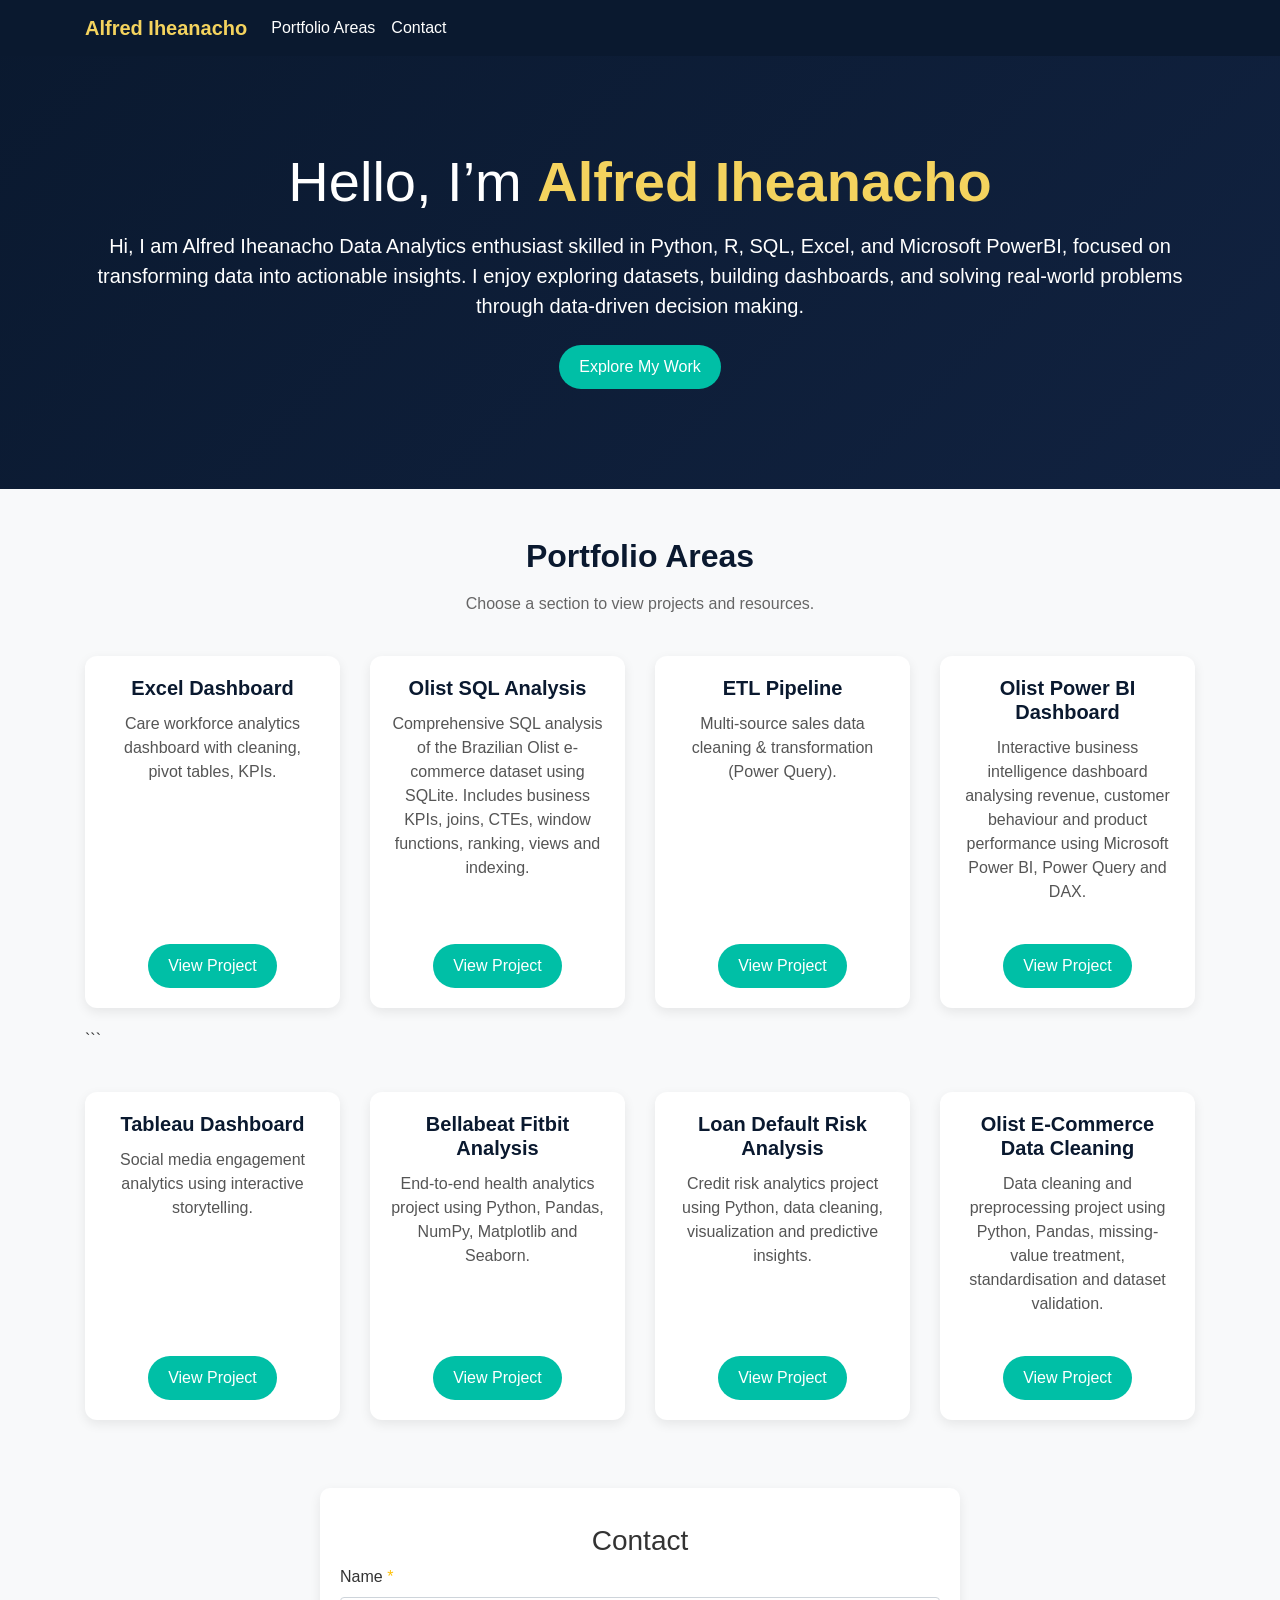
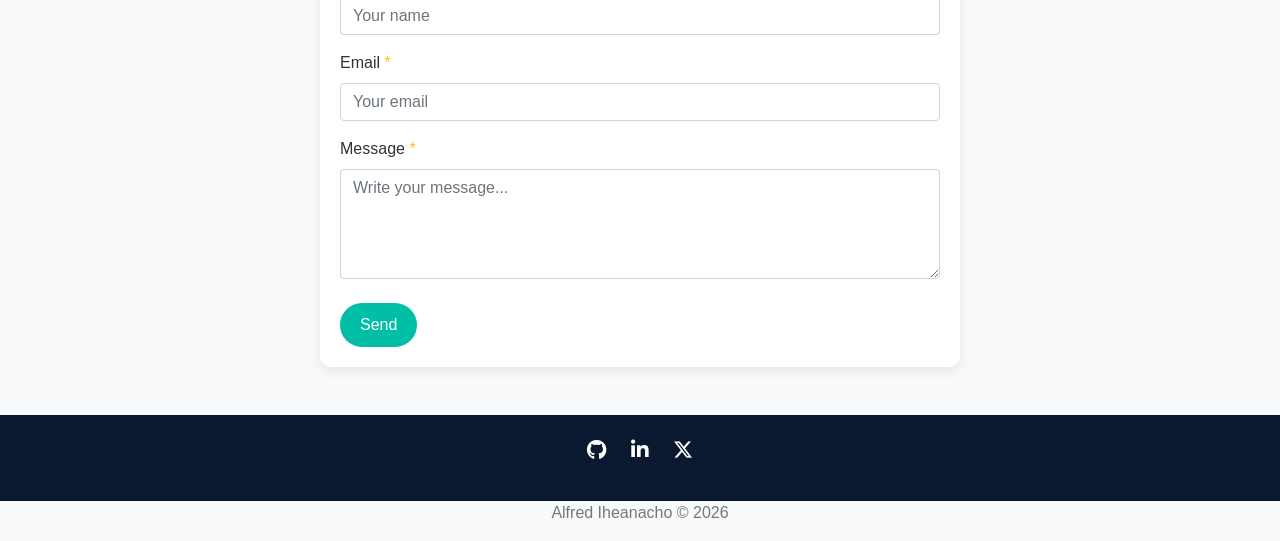
<file: index.html>
<!doctype html>
<html lang="en">

<head>
    <title>Alfred Iheanacho | Portfolio Hub</title>
    <meta charset="utf-8">
    <meta name="viewport" content="width=device-width, initial-scale=1, shrink-to-fit=no">

    <!-- Bootstrap -->
    <link rel="stylesheet" href="https://stackpath.bootstrapcdn.com/bootstrap/4.1.3/css/bootstrap.min.css">

    <!-- Font Awesome (reliable social icons) -->
    <link rel="stylesheet" href="https://cdnjs.cloudflare.com/ajax/libs/font-awesome/6.5.1/css/all.min.css">

    <!-- Your CSS -->
    <link rel="stylesheet" href="main2.css">
</head>

<body id="home">

    <!-- Navbar -->
    <nav class="navbar navbar-expand-lg navbar-dark bg-dark fixed-top">
        <div class="container">
            <a class="navbar-brand" href="#home">Alfred Iheanacho</a>

            <button class="navbar-toggler" type="button" data-toggle="collapse" data-target="#nav" aria-controls="nav"
                aria-expanded="false" aria-label="Toggle navigation">
                <span class="navbar-toggler-icon"></span>
            </button>

            <div class="collapse navbar-collapse" id="nav">
                <div class="navbar-nav">
                    <a class="nav-item nav-link" href="#areas">Portfolio Areas</a>
                    <a class="nav-item nav-link" href="#contact">Contact</a>
                </div>
            </div>
        </div>
    </nav>

    <!-- Hero / Jumbotron -->
    <div class="jumbotron jumbotron-fluid text-center hero">
        <div class="container">
            <h1 class="display-4 mt-5">
                Hello, I’m <span class="highlight">Alfred Iheanacho</span>
            </h1>
            <p class="lead mt-3">
                Hi, I am Alfred Iheanacho

Data Analytics enthusiast skilled in Python, R, SQL, Excel, and Microsoft PowerBI, focused on transforming data into actionable insights. I enjoy exploring datasets, building dashboards, and solving real-world problems through data-driven decision making.
            </p>

            <!-- Use anchor styled as button (cleaner than button inside a tag) -->
            <a href="#areas" class="btn custom-btn mt-2">Explore My Work</a>
        </div>
    </div>

    <!-- Portfolio Areas (Cards) -->
    <div class="container mt-5" id="areas">
        <h2 class="text-center">Portfolio Areas</h2>
        <p class="text-center intro mt-3">
            Choose a section to view projects and resources.
        </p>
        <div class="row project-row">

            <!-- Card 1 -->
            <div class="col-12 col-sm-6 col-lg-3 text-center">
                <div class="card mb-3 h-100 fancy-card">
                    <div class="card-body d-flex flex-column">
                        <h5 class="card-title">Excel Dashboard</h5>
                        <p class="card-text">
                            Care workforce analytics dashboard with cleaning, pivot tables, KPIs.
                        </p>
                        <div class="mt-auto">
                            <a href="" class="btn custom-btn mt-2">View Project</a>
                        </div>
                    </div>
                </div>
            </div>

            <!-- Olist SQL Analysis -->
<div class="col-12 col-sm-6 col-lg-3 text-center">
    <div class="card mb-3 h-100 fancy-card">
        <div class="card-body d-flex flex-column">

            <h5 class="card-title">
                Olist SQL Analysis
            </h5>

            <p class="card-text">
                Comprehensive SQL analysis of the Brazilian Olist e-commerce
                dataset using SQLite. Includes business KPIs, joins, CTEs,
                window functions, ranking, views and indexing.
            </p>

            <div class="mt-auto">
                <a href="https://github.com/alfred-iheanacho/Olist-SQL-Project"
                   target="_blank"
                   class="btn custom-btn mt-2">
                    View Project
                </a>
            </div>

        </div>
    </div>
</div>

            <!-- Card 3 -->
            <div class="col-12 col-sm-6 col-lg-3 text-center">
                <div class="card mb-3 h-100 fancy-card">
                    <div class="card-body d-flex flex-column">
                        <h5 class="card-title">ETL Pipeline</h5>
                        <p class="card-text">
                            Multi-source sales data cleaning & transformation (Power Query).
                        </p>
                        <div class="mt-auto">
                            <a href="" class="btn custom-btn mt-2">View Project</a>
                        </div>
                    </div>
                </div>
            </div>
            
           <!-- Card 4 -->
<div class="col-12 col-sm-6 col-lg-3 text-center">
    <div class="card mb-3 h-100 fancy-card">
        <div class="card-body d-flex flex-column">

            <h5 class="card-title">
                Olist Power BI Dashboard
            </h5>

            <p class="card-text">
                Interactive business intelligence dashboard analysing
                revenue, customer behaviour and product performance
                using Microsoft Power BI, Power Query and DAX.
            </p>

            <div class="mt-auto">

                <a href="https://alfred-iheanacho.github.io/olist-powerbi-dashboard/"
                   target="_blank"
                   class="btn custom-btn mt-2">
                    View Project
                </a>

            </div>

        </div>
    </div>
</div>

</div>
```

<div class="row project-row">

    <!-- Tableau -->
    <div class="col-12 col-sm-6 col-lg-3 text-center">
        <div class="card mb-3 h-100 fancy-card">
            <div class="card-body d-flex flex-column">
                <h5 class="card-title">Tableau Dashboard</h5>
                <p class="card-text">
                    Social media engagement analytics using interactive storytelling.
                </p>
                <div class="mt-auto">
                    <a href="#contact" class="btn custom-btn mt-2">View Project</a>
                </div>
            </div>
        </div>
    </div>

    <!-- Bellabeat -->
    <div class="col-12 col-sm-6 col-lg-3 text-center">
        <div class="card mb-3 h-100 fancy-card">
            <div class="card-body d-flex flex-column">
                <h5 class="card-title">Bellabeat Fitbit Analysis</h5>
                <p class="card-text">
                    End-to-end health analytics project using Python, Pandas,
                    NumPy, Matplotlib and Seaborn.
                </p>
                <div class="mt-auto">
                    <a href="https://alfred-iheanacho.github.io/bellabeat-fitbit-analysis/"
                       target="_blank"
                       class="btn custom-btn mt-2">
                        View Project
                    </a>
                </div>
            </div>
        </div>
    </div>

    <!-- Loan Default -->
    <div class="col-12 col-sm-6 col-lg-3 text-center">
        <div class="card mb-3 h-100 fancy-card">
            <div class="card-body d-flex flex-column">
                <h5 class="card-title">Loan Default Risk Analysis</h5>
                <p class="card-text">
                    Credit risk analytics project using Python, data cleaning,
                    visualization and predictive insights.
                </p>
                <div class="mt-auto">
                    <a href="https://alfred-iheanacho.github.io/loan-default-risk-analysis/"
                       target="_blank"
                       class="btn custom-btn mt-2">
                        View Project
                    </a>
                </div>
            </div>
        </div>
    </div>

    <!-- Olist E-Commerce Data Cleaning -->
<div class="col-12 col-sm-6 col-lg-3 text-center">
    <div class="card mb-3 h-100 fancy-card">
        <div class="card-body d-flex flex-column">
            <h5 class="card-title">Olist E-Commerce Data Cleaning</h5>
            <p class="card-text">
                Data cleaning and preprocessing project using Python, Pandas,
                missing-value treatment, standardisation and dataset validation.
            </p>
            <div class="mt-auto">
                <a href="https://alfred-iheanacho.github.io/olist-ecommerce-data-cleaning/"
                   target="_blank"
                   class="btn custom-btn mt-2">
                    View Project
                </a>
            </div>
        </div>
    </div>
</div>

</div> <!-- END second row -->
</div> <!-- END portfolio container -->

<!-- Contact -->
<div class="container w-50 mt-5 mb-5 form-div" id="contact">
        <form id="contactForm" novalidate>
            <div class="form-group">
                <h3 class="text-center pt-3">Contact</h3>

                <label for="name">Name <span class="text-warning">*</span></label>
                <input type="text" class="form-control" id="name" placeholder="Your name" required minlength="2">
                <div class="invalid-feedback">Please enter your name (at least 2 characters).</div>
            </div>

            <div class="form-group">
                <label for="email">Email <span class="text-warning">*</span></label>
                <input type="email" class="form-control" id="email" placeholder="Your email" required>
                <div class="invalid-feedback">Please enter a valid email address.</div>
            </div>

            <div class="form-group">
                <label for="message">Message <span class="text-warning">*</span></label>
                <textarea class="form-control" id="message" rows="4" required minlength="10"
                    placeholder="Write your message..."></textarea>
                <div class="invalid-feedback">Please enter a message (at least 10 characters).</div>
            </div>

            <div id="formSuccess" class="alert alert-success d-none" role="alert">
                Thanks! Your message is valid. (You can later connect this to EmailJS / Formspree.)
            </div>

            <button type="submit" class="btn custom-btn mt-2" id="form-btn">Send</button>

        </form>
    </div>

    <!-- Footer -->
    <footer id="footer">
        <ul class="socicons-list">
            <li>
                <a href="https://github.com/alfred-iheanacho" target="_blank" aria-label="GitHub">
                    <i class="fa-brands fa-github"></i>
                </a>
            </li>
            <li>
                <a href="https://www.linkedin.com/in/alfred-iheanacho" target="_blank"
                    aria-label="LinkedIn">
                    <i class="fa-brands fa-linkedin-in"></i>
                </a>
            </li>
            <li>
                <a href="https://x.com/AIfred_heanacho" target="_blank" aria-label="Twitter">
                    <i class="fa-brands fa-x-twitter"></i>
                </a>
            </li>
        </ul>
    </footer>

    <p class="copyright text-center mb-3">
        Alfred Iheanacho &copy; <span id="year"></span>
    </p>

    <!-- Dynamic year -->
    <script src="js/year.js"></script>

    <!-- Form validation -->
    <script>
        (function () {
            const form = document.getElementById("contactForm");
            const success = document.getElementById("formSuccess");
            if (!form) return;

            function isValidEmail(email) {
                return /^[^\s@]+@[^\s@]+\.[^\s@]{2,}$/.test(email);
            }

            form.addEventListener("submit", function (event) {
                event.preventDefault();

                const email = document.getElementById("email");

                let valid = form.checkValidity();

                if (email && !isValidEmail(email.value.trim())) {
                    email.setCustomValidity("Invalid");
                    valid = false;
                } else if (email) {
                    email.setCustomValidity("");
                }

                if (!valid) {
                    event.stopPropagation();
                    form.classList.add("was-validated");
                    if (success) success.classList.add("d-none");
                    return;
                }

                form.classList.add("was-validated");
                if (success) success.classList.remove("d-none");
            });
        })();
    </script>

    <!-- Bootstrap JS -->
    <script src="https://code.jquery.com/jquery-3.3.1.slim.min.js" crossorigin="anonymous"></script>
    <script src="https://cdnjs.cloudflare.com/ajax/libs/popper.js/1.14.3/umd/popper.min.js"
        crossorigin="anonymous"></script>
    <script src="https://stackpath.bootstrapcdn.com/bootstrap/4.1.3/js/bootstrap.min.js"
        crossorigin="anonymous"></script>
</body>

</html>
</file>
<file: main2.css>
/* GENERAL */
body {
    background-color: #F8F9FA;
    color: #333;
    font-family: 'Segoe UI', Tahoma, Geneva, Verdana, sans-serif;
}

/* NAVBAR */
.navbar {
    background-color: #0A192F !important;
}

.navbar-brand {
    color: #F4D35E !important;
    font-weight: bold;
}

.nav-link {
    color: #ffffff !important;
}

.nav-link:hover {
    color: #00BFA6 !important;
}

/* HERO */
.hero {
    background: linear-gradient(135deg, #0A192F, #112240);
    color: #ffffff;
    padding: 100px 20px;
}

.highlight {
    color: #F4D35E;
    font-weight: bold;
}

/* BUTTON */
.custom-btn {
    background-color: #00BFA6;
    color: #fff;
    border: none;
    border-radius: 25px;
    padding: 10px 20px;
    transition: 0.3s;
}

.custom-btn:hover {
    background-color: #009e8e;
    color: #fff;
}

/* CARDS */
.fancy-card {
    border: none;
    border-radius: 12px;
    transition: 0.3s;
    background-color: #ffffff;
    box-shadow: 0 4px 12px rgba(0, 0, 0, 0.08);
}

.fancy-card:hover {
    transform: translateY(-5px);
    box-shadow: 0 8px 20px rgba(0, 0, 0, 0.12);
}

.card-title {
    color: #0A192F;
    font-weight: bold;
}

.card-text {
    color: #555;
}

/* SECTION TITLES */
h2 {
    color: #0A192F;
    font-weight: bold;
}

.intro {
    color: #666;
}

/* CONTACT FORM */
.form-div {
    background-color: #ffffff;
    padding: 20px;
    border-radius: 10px;
    box-shadow: 0 4px 12px rgba(0, 0, 0, 0.08);
}

.form-control:focus {
    border-color: #00BFA6;
    box-shadow: 0 0 5px rgba(0, 191, 166, 0.3);
}

/* FOOTER */
#footer {
    background-color: #0A192F;
    padding: 20px 0;
}

.socicons-list {
    list-style: none;
    text-align: center;
    padding: 0;
}

.socicons-list li {
    display: inline-block;
    margin: 0 10px;
}

.socicons-list a {
    color: #ffffff;
    font-size: 20px;
    transition: 0.3s;
}

.socicons-list a:hover {
    color: #00BFA6;
}

/* COPYRIGHT */
.copyright {
    color: #777;
}

/* RESTORE CARD SPACING (DO NOT CHANGE DESIGN) */

.project-row {
    margin-top: 40px;
    row-gap: 30px;
}

.project-row>div {
    margin-bottom: 20px;
}

/* FOOTER FIX */
</file>
